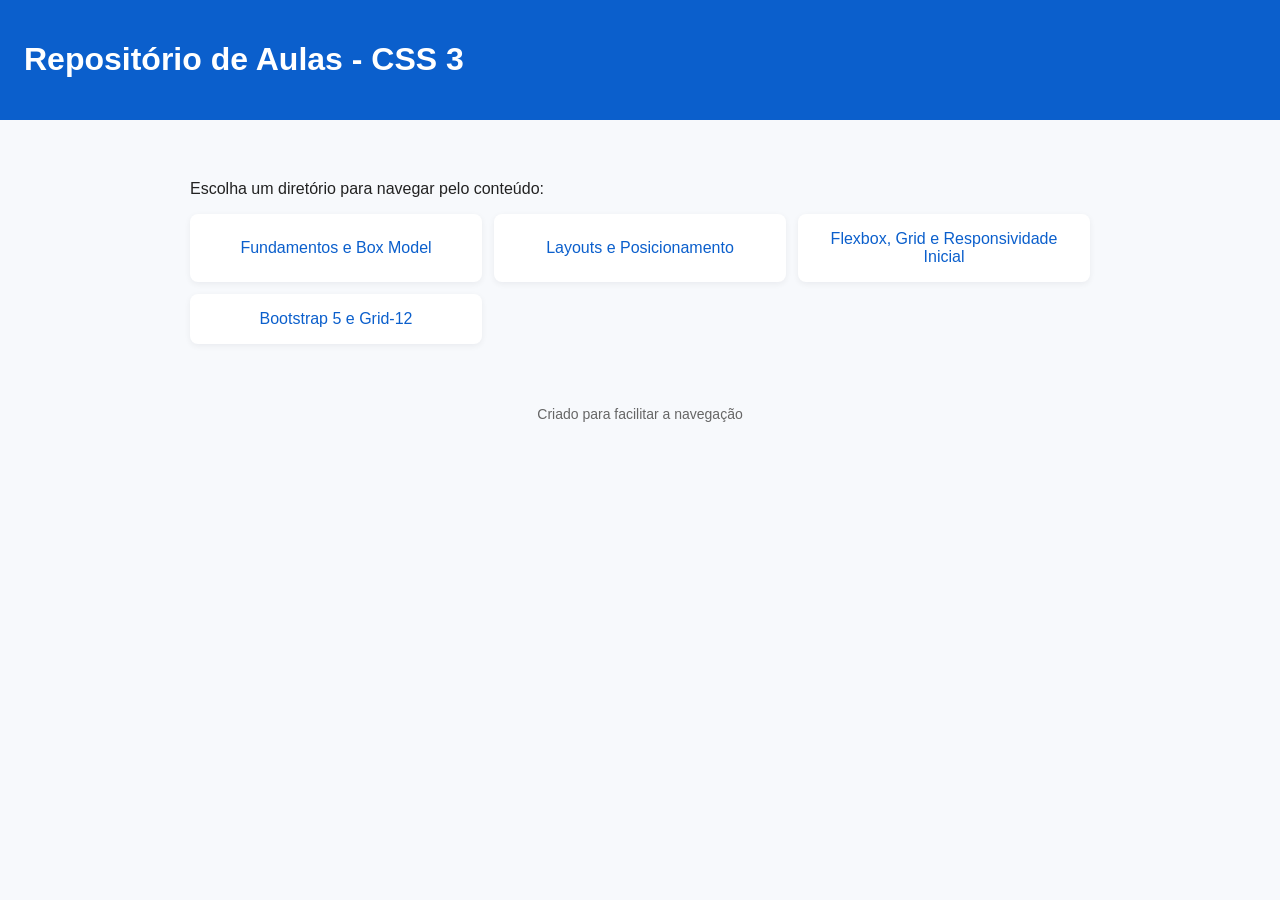
<file: index.html>
<!doctype html>
<html lang="pt-BR">

<head>
  <meta charset="utf-8">
  <meta name="viewport" content="width=device-width,initial-scale=1">
  <title>Página inicial - Aulas</title>
  <style>
    body {
      font-family: Arial, Helvetica, sans-serif;
      background: #f7f9fc;
      color: #222;
      margin: 0
    }

    header {
      background: #0b5fcc;
      color: #fff;
      padding: 20px 24px
    }

    main {
      padding: 24px;
      max-width: 900px;
      margin: 20px auto
    }

    .grid {
      display: grid;
      grid-template-columns: repeat(auto-fit, minmax(220px, 1fr));
      gap: 12px
    }

    a.card {
      display: block;
      padding: 16px;
      border-radius: 8px;
      background: #fff;
      color: #0b5fcc;
      text-decoration: none;
      box-shadow: 0 2px 6px rgba(10, 20, 40, 0.06);
      text-align: center;
      align-content: center;
    }

    a.card:hover {
      box-shadow: 0 6px 18px rgba(10, 20, 40, 0.12)
    }

    footer {
      padding: 18px 24px;
      text-align: center;
      color: #666;
      font-size: 14px
    }
  </style>
</head>

<body>
  <header>
    <h1>Repositório de Aulas - CSS 3</h1>
  </header>

  <main>

    <p>Escolha um diretório para navegar pelo conteúdo:</p>

    <section class="grid">
      <a class="card" href="Parte 1 (Fundamentos e Box Model)/">Fundamentos e Box Model</a>
      <a class="card" href="Parte 2 (Layouts e Posicionamento)/">Layouts e Posicionamento</a>
      <a class="card" href="Parte 3 (Flexbox, Grid e Responsividade Inicial)/">Flexbox, Grid e Responsividade Inicial</a>
      <a class="card" href="Parte 4 (Bootstrap 5 e Grid-12)/">Bootstrap 5 e Grid-12</a>
    </section>

  </main>

  <footer>
    Criado para facilitar a navegação
  </footer>
  
</body>

</html>
</file>
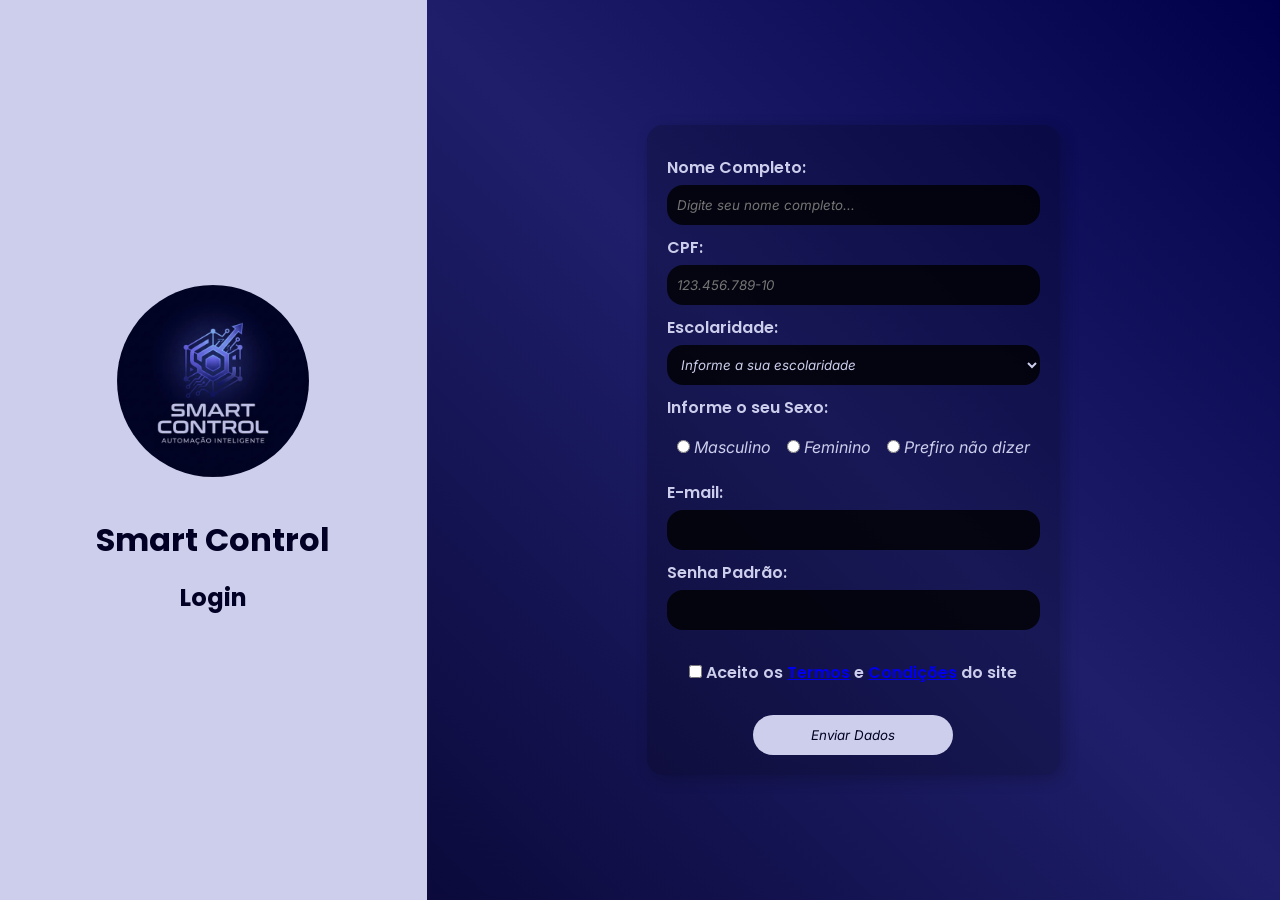
<file: Parte 1 (Fundamentos e Box Model)/index.html>
<!DOCTYPE html>
<html lang="pt-br">
<head>
    <meta charset="UTF-8">
    <meta name="viewport" content="width=device-width, initial-scale=1.0">
    <title>CSS3 - Parte 1 - Formularios</title>
    <link rel="stylesheet" href="assets/css/style.css">
    <!-- <link rel="preconnect" href="https://fonts.googleapis.com">
    <link rel="preconnect" href="https://fonts.gstatic.com" crossorigin>
    <link href="https://fonts.googleapis.com/css2?family=Inter:ital,opsz,wght@0,14..32,100..900;1,14..32,100..900&family=Poppins:ital,wght@0,100;0,200;0,300;0,400;0,500;0,600;0,700;0,800;0,900;1,100;1,200;1,300;1,400;1,500;1,600;1,700;1,800;1,900&display=swap" rel="stylesheet"> -->
</head>
<body>
    <main class="container">
        <div class="card" id="info-login">
            <img src="assets/images/logo.webp" alt="Logo Smart Control">
            <h1>Smart Control</h1>
            <h2>Login</h2>
        </div>
        <div class="card">
            <form method="post" id="form-login">
                <label for="nome_completo">Nome Completo:</label>
                <input type="text" name="nome_completo" id="nome_completo" placeholder="Digite seu nome completo..." required>

                <label for="cpf">CPF:</label>
                <input type="text" name="cpf" id="cpf" minlength="14" maxlength="14" title="Ex: 123.456.789-10" inputmode="numeric" pattern="\d{3}.\d{3}.\d{3}-\d{2}" oninput="this.value = this.value.replace(/[^\d.-]/g, '')" placeholder="123.456.789-10" required>

                <label for="escolaridade">Escolaridade:</label>
                <select name="escolaridade" id="escolaridade" required>
                    <option value="" selected hidden>Informe a sua escolaridade</option>
                    <option value="Ensino Fundamental Completo">Ensino Fundamental Completo</option>
                    <option value="Ensino Médio Completo">Ensino Médio Completo</option>
                    <option value="Ensino Superior Completo">Ensino Superior Completo</option>
                </select>

                <p>Informe o seu Sexo:</p>
                <div class="form-group" id="sexo">
                    <div class="form-opt">
                        <input type="radio" name="sexo" id="masculino" value="Masculino" required>
                        <label for="masculino">Masculino</label>
                    </div>
                    <div class="form-opt">
                        <input type="radio" name="sexo" id="feminino" value="Feminino">
                        <label for="feminino">Feminino</label>
                    </div>
                    <div class="form-opt">
                        <input type="radio" name="sexo" id="null" value="Prefiro não dizer">
                        <label for="null">Prefiro não dizer</label>
                    </div>
                </div>

                <label for="email">E-mail:</label>
                <input type="email" name="email" id="email" required>

                <label for="senha_padrao">Senha Padrão:</label>
                <input type="password" name="senha_padrao" id="senha_padrao" minlength="8" required>

                <div class="form-group" id="termos-e-condicoes">
                    <div class="form-opt">
                        <input type="checkbox" name="termos" id="termos" required>
                        <label for="termos">Aceito os <a href="#termos">Termos</a> e <a href="#condicoes">Condições</a> do site</label>
                    </div>
                </div>

                <input type="submit" value="Enviar Dados">
            </form>
        </div>
    </main>
</body>
</html>
</file>
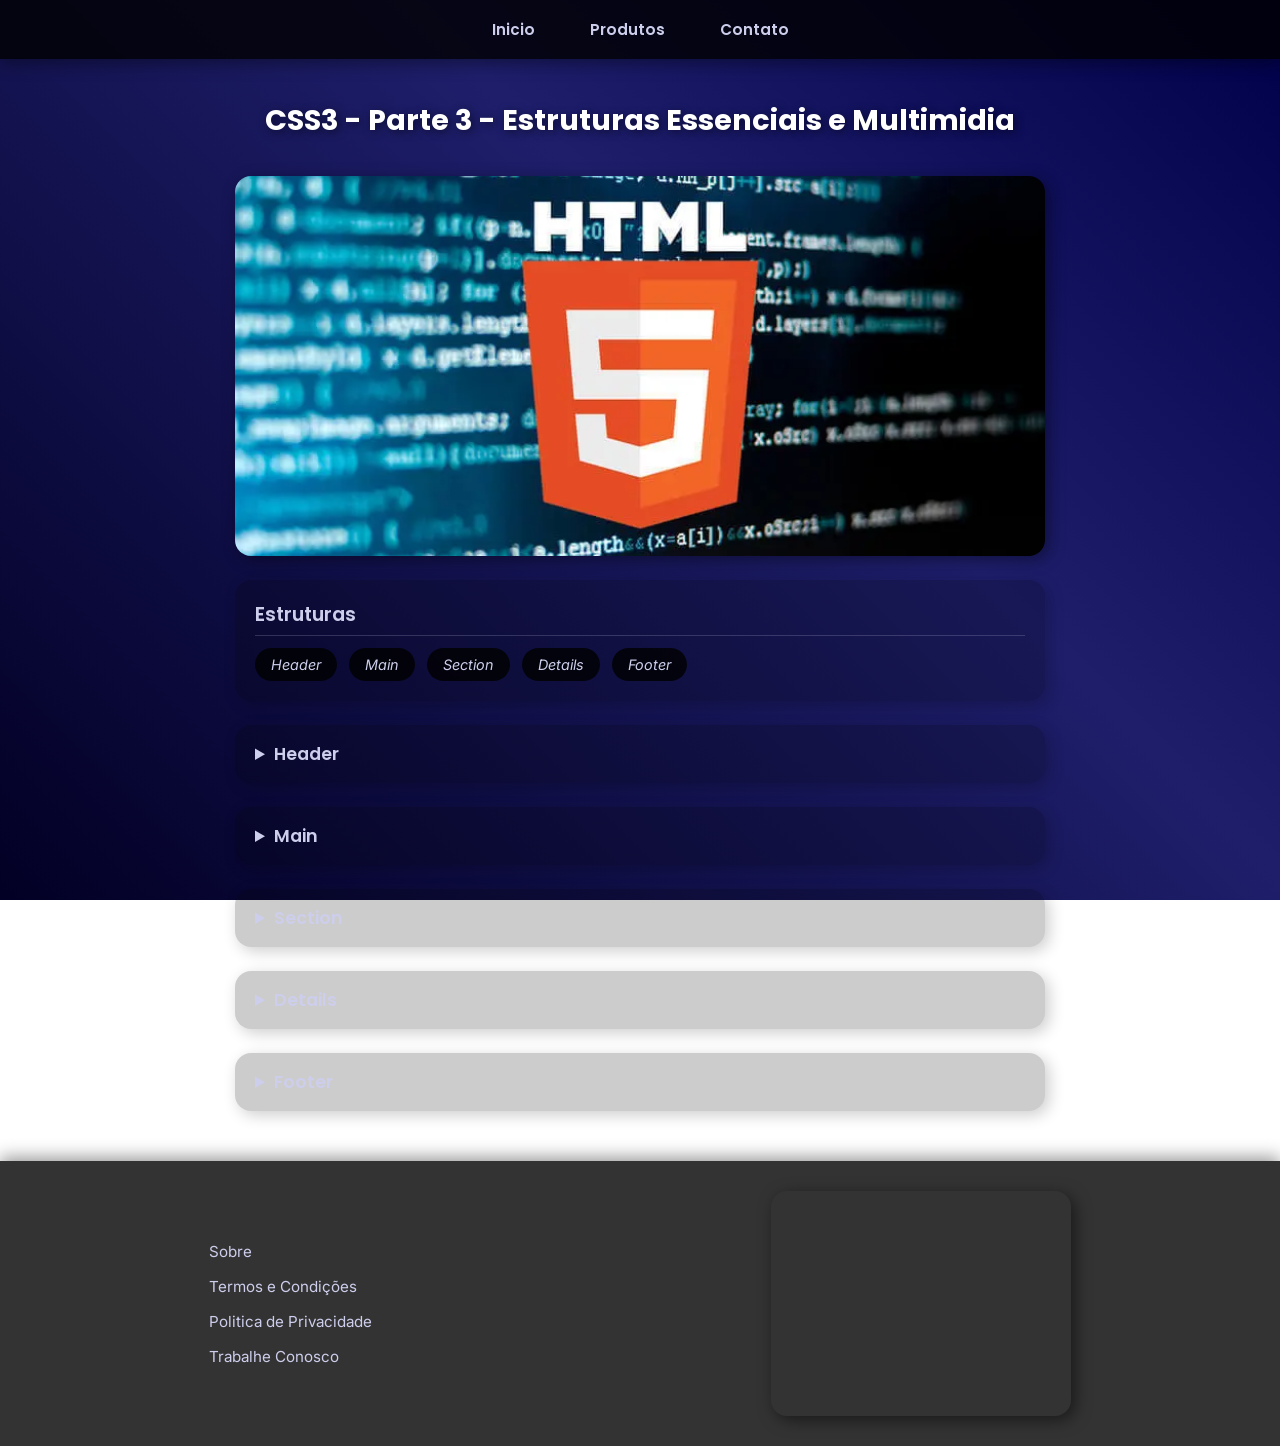
<file: Parte 3 (Flexbox, Grid e Responsividade Inicial)/index.html>
<!DOCTYPE html>
<html lang="pt-BR">
<head>
    <meta charset="UTF-8">
    <meta name="viewport" content="width=device-width, initial-scale=1.0">
    <title>CSS3 - Parte 3 - Estruturas Essenciais e Multimidia</title>
    <link rel="stylesheet" href="assets/css/style.css">
</head>
<body>
    <header>
        <nav class="navbar">
            <ul class="main-menu">
                <li><a href="#inicio">Inicio</a></li>
                <li><a href="#produtos">Produtos</a></li>
                <li><a href="#contato">Contato</a></li>
            </ul>
        </nav>
    </header>

    <main>
        <h1>CSS3 - Parte 3 - Estruturas Essenciais e Multimidia</h1>
        <img src="assets/images/html5.webp" alt="Logo HTML com Plano de Fundo de IDE">
        <section>
            <p>Estruturas</p>
            <ul>
                <li><a href="#header">Header</a></li>
                <li><a href="#main">Main</a></li>
                <li><a href="#section">Section</a></li>
                <li><a href="#details">Details</a></li>
                <li><a href="#footer">Footer</a></li>
            </ul>
        </section>
        <details>
            <summary>Header</summary>
            <p id="header">Define o cabeçalho principal da página ou de uma seção. Geralmente agrupa a logo do sistema e o menu principal.</p>
        </details>
        <details>
            <summary>Main</summary>
            <p id="main">Envolve o conteúdo principal e exclusivo de um documento. Só deve existir um elemento <main> por página.</p>
        </details>
        <details>
            <summary>Section</summary>
            <p id="section">Agrupa conteúdos que fazem parte de um mesmo tema ou assunto dentro da página.</p>
        </details>
        <details>
            <summary>Details</summary>
            <p id="details">É usada para criar um widget interativo que o usuário pode abrir e fechar. Por padrão, o widget está fechado. Quando aberto, ele se expande e exibe o conteúdo em seu interior.</p>
        </details>
        <details>
            <summary>Footer</summary>
            <p id="footer">Define o rodapé da página ou da seção, muito usado para direitos autorais, links secundários e contatos.</p>
        </details>
    </main>

    <footer>
        <nav>
            <li><a href="#sobre">Sobre</a></li>
            <li><a href="#termos-e-condicoes">Termos e Condições</a></li>
            <li><a href="#politica-de-privacidade">Politica de Privacidade</a></li>
            <li><a href="#trabalhe-conosco">Trabalhe Conosco</a></li>
        </nav>
        <iframe src="https://www.google.com/maps/embed?pb=!1m18!1m12!1m3!1d83846.61847549776!2d-43.348145962180276!3d-21.75966077304398!2m3!1f0!2f0!3f0!3m2!1i1024!2i768!4f13.1!3m3!1m2!1s0x989c917a68ac2b%3A0x6002ab99115a4764!2sMuseu%20Mariano%20Proc%C3%B3pio!5e0!3m2!1spt-BR!2sbr!4v1784832536001!5m2!1spt-BR!2sbr" width="300" height="225" style="border:0;" allowfullscreen="" loading="lazy" referrerpolicy="strict-origin-when-cross-origin"></iframe>
    </footer>
</body>
</html>
</file>
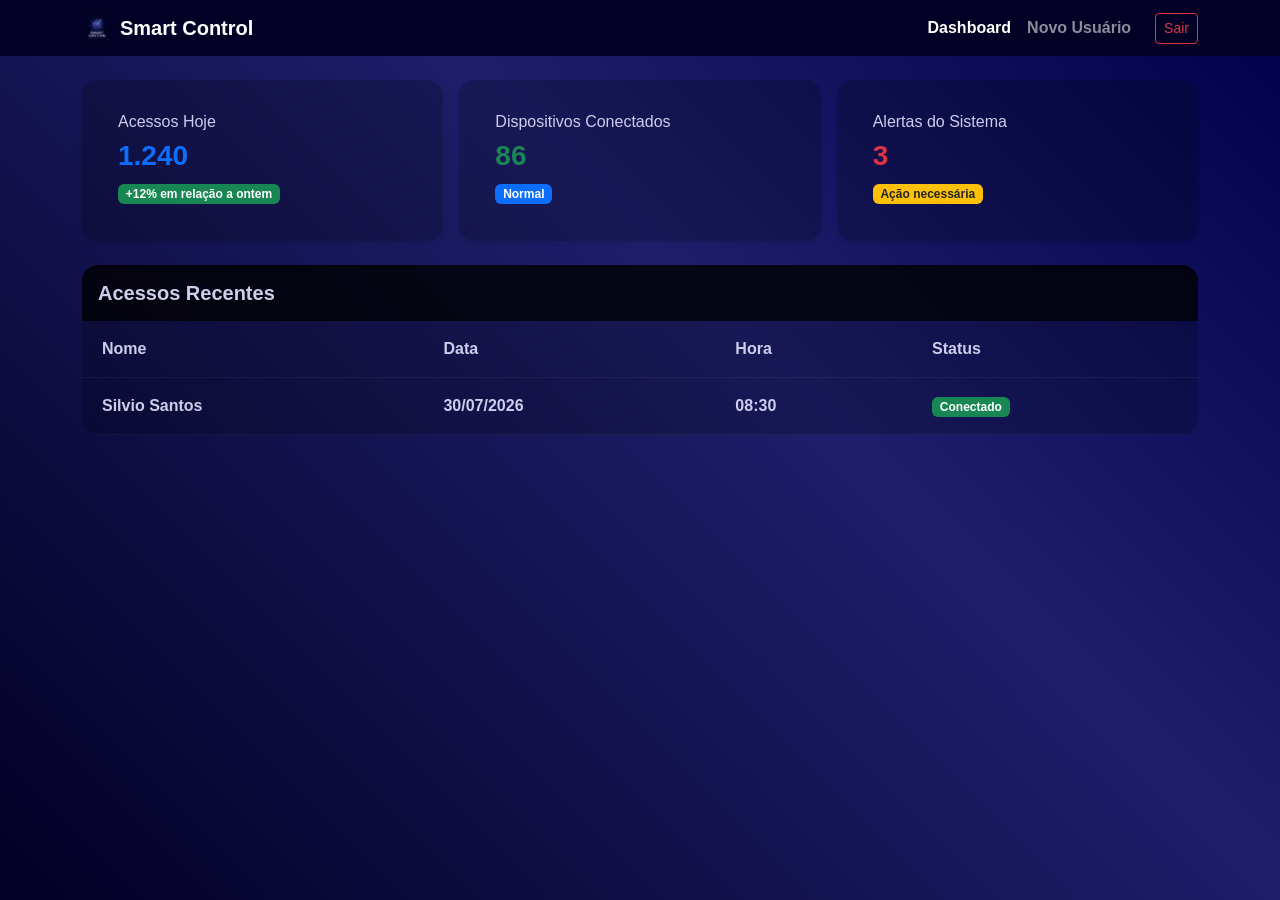
<file: Parte 4 (Bootstrap 5 e Grid-12)/index.html>
<!DOCTYPE html>
<html lang="pt-BR">
<head>
    <meta charset="UTF-8">
    <meta name="viewport" content="width=device-width, initial-scale=1.0">
    <title>Smart Control - Dashboard</title>
    <link href="https://cdn.jsdelivr.net/npm/bootstrap@5.3.3/dist/css/bootstrap.min.css" rel="stylesheet">
    <link rel="stylesheet" href="assets/css/style.css">
</head>
<body class="bg-light">

    <nav class="navbar navbar-expand-lg navbar-dark bg-dark sticky-top">
        <div class="container">
            <a class="navbar-brand d-flex align-items-center" href="#">
                <img src="assets/images/logo.webp" alt="Logo Smart Control" width="30" height="30" class="d-inline-block align-text-top me-2">
                Smart Control
            </a>
            <button class="navbar-toggler" type="button" data-bs-toggle="collapse" data-bs-target="#navbarNav">
                <span class="navbar-toggler-icon"></span>
            </button>
            <div class="collapse navbar-collapse" id="navbarNav">
                <ul class="navbar-nav ms-auto">
                    <li class="nav-item"><a class="nav-link active" href="dashboard.html">Dashboard</a></li>
                    <li class="nav-item"><a class="nav-link" href="cadastro.html">Novo Usuário</a></li>
                    <li class="nav-item">
                        <button class="btn btn-outline-danger btn-sm ms-lg-3" data-bs-toggle="modal" data-bs-target="#logoutModal">Sair</button>
                    </li>
                </ul>
            </div>
        </div>
    </nav>

    <main class="container my-4">
        <div class="row g-3 mb-4">
            <div class="col-12 col-md-6 col-lg-4">
                <div class="card border-0 shadow-sm">
                    <div class="card-body">
                        <h6 class="card-subtitle mb-2 text-muted">Acessos Hoje</h6>
                        <h3 class="card-title fw-bold text-primary">1.240</h3>
                        <span class="badge bg-success">+12% em relação a ontem</span>
                    </div>
                </div>
            </div>

            <div class="col-12 col-md-6 col-lg-4">
                <div class="card border-0 shadow-sm">
                    <div class="card-body">
                        <h6 class="card-subtitle mb-2 text-muted">Dispositivos Conectados</h6>
                        <h3 class="card-title fw-bold text-success">86</h3>
                        <span class="badge bg-primary">Normal</span>
                    </div>
                </div>
            </div>

            <div class="col-12 col-md-12 col-lg-4">
                <div class="card border-0 shadow-sm">
                    <div class="card-body">
                        <h6 class="card-subtitle mb-2 text-muted">Alertas do Sistema</h6>
                        <h3 class="card-title fw-bold text-danger">3</h3>
                        <span class="badge bg-warning text-dark">Ação necessária</span>
                    </div>
                </div>
            </div>
        </div>

        <div class="row">
            <div class="col-12">
                <!-- <div class="card border-0 shadow-sm"> -->
                    <div class="card-header p-3">
                        <h5 class="mb-0 fw-bold">Acessos Recentes</h5>
                    </div>
                    <div class="card-body p-0">
                        <div class="table-responsive">
                            <table class="table table-hover mb-0 align-middle">
                                <thead class="table-light">
                                    <tr>
                                        <th>Nome</th>
                                        <th>Data</th>
                                        <th>Hora</th>
                                        <th>Status</th>
                                    </tr>
                                </thead>
                                <tbody>
                                    <tr>
                                        <td>Silvio Santos</td>
                                        <td>30/07/2026</td>
                                        <td>08:30</td>
                                        <td><span class="badge bg-success">Conectado</span></td>
                                    </tr>
                                </tbody>
                            </table>
                        </div>
                    </div>
                <!-- </div> -->
            </div>
        </div>
    </main>

    <div class="modal fade" id="logoutModal" tabindex="-1" aria-hidden="true">
        <div class="modal-dialog modal-dialog-centered">
            <div class="modal-content">
                <div class="modal-header">
                    <h5 class="modal-title fw-bold">Encerrar Sessão</h5>
                    <button type="button" class="btn-close" data-bs-dismiss="modal" aria-label="Fechar"></button>
                </div>
                <div class="modal-body">
                    Tem certeza de que deseja sair do sistema Smart Control?
                </div>
                <div class="modal-footer">
                    <button type="button" class="btn btn-secondary" data-bs-dismiss="modal">Cancelar</button>
                    <a href="index.html" class="btn btn-danger">Sair</a>
                </div>
            </div>
        </div>
    </div>

    <script src="https://cdn.jsdelivr.net/npm/bootstrap@5.3.3/dist/js/bootstrap.bundle.min.js"></script>
</body>
</html>
</file>
<file: Parte 1 (Fundamentos e Box Model)/assets/css/style.css>
@import url('https://fonts.googleapis.com/css2?family=Inter:ital,opsz,wght@0,14..32,100..900;1,14..32,100..900&family=Poppins:ital,wght@0,100;0,200;0,300;0,400;0,500;0,600;0,700;0,800;0,900;1,100;1,200;1,300;1,400;1,500;1,600;1,700;1,800;1,900&display=swap');

* {
    margin: 0;
    padding: 0;
    box-sizing: border-box;
}

:root {
    --bg-color: #020024;
    --gradient-60-color: #1e1e6b;
    --gradient-100-color: #00004a;
    --text-color: #CDCEEC;
    --black-transparent: rgba(0, 0, 0, 0.8);
    --black-transparent-2: rgba(0, 0, 0, 0.2);
}

body {
    background: var(--bg-color);
    background: linear-gradient(45deg, var(--bg-color) 0%, var(--gradient-60-color) 60%, var(--gradient-100-color) 100%);
    background-repeat: no-repeat;
    background-attachment: fixed;
    color: var(--text-color);
    font-family: "Poppins", "sans-serif";
    font-optical-sizing: auto;
    font-weight: 600;
    font-style: normal;
}

.container {
    height: 100dvh;
    display: grid;
    grid-template-columns: 0.5fr 1fr;
}

.card {
    margin: auto;
}

#info-login {
    background-color: var(--text-color);
    color: var(--bg-color);
    width: 100%;
    height: 100%;
    text-align: center;
    align-content: center;
}

#info-login img {
    border-radius: 50%; width: 15vw;
}

#info-login * {
    margin: 16px 0;
}

#form-login {
    margin: 16px 0;
    display: flex;
    flex-direction: column;
    justify-content: center;
    background-color: var(--black-transparent-2);
    padding: 20px;
    border-radius: 16px;
    box-shadow: 4px 4px 16px 0px rgba(0, 0, 0, 0.20);;
}

#form-login label, #form-login p{
    margin: 10px 0 5px;
}

#form-login input[type="submit"], #form-login input[type="text"], #form-login input[type="email"], #form-login input[type="password"], #form-login select {
    height: 40px;
    background-color: rgba(0, 0, 0, 0.8);
    border-radius: 16px;
    min-width: 200px;
    border: none;
    padding: 10px;
    color: var(--text-color);
    font-family: 'Inter', 'sans-serif';
    font-weight: 400;
    font-style: italic;
    font-optical-sizing: auto;
}

#form-login input[type="submit"]{
    width: 100px;
    border-radius: 20px;
    align-self: center;
    background-color: var(--text-color);
    color: var(--bg-color);
    transition: all 0.3s ease-in-out;
}

input, select {
    transition: all 0.3s ease-in-out;
}

input:hover, select:hover {
    transform: scale(1.02);
}

#form-login input[type="submit"]:hover{
    transform: scale(1.05);
    opacity: 50%;
}

.form-group {
    display: flex;
    gap: 16px;
    border-radius: 16px;
    border: none;
    padding: 10px;
    color: var(--text-color)
}

#sexo label {
    font-family: 'Inter', 'sans-serif';
    font-weight: 400;
    font-style: italic;
    font-optical-sizing: auto;
}

#termos-e-condicoes {
    align-self: center;
    margin: 20px 0;
}

@media (max-width: 768px) {
    .container{
        grid-template-columns: none;
        grid-template-rows: 0fr 1fr;
    }

    #info-login{
        display: flex;
        align-items: center;
        justify-content: center;
        padding: 18px 20px;
    }

    #info-login * {
        margin: 0 16px;
    }
}

@media (max-width: 1024px) {
    .container{
        grid-template-columns: none;
        grid-template-rows: 0fr 1fr;
    }

    #info-login{
        display: flex;
        align-items: center;
        justify-content: center;
        padding: 18px 20px;
    }

    #info-login * {
        margin: 0 16px;
    }
}
</file>
<file: Parte 3 (Flexbox, Grid e Responsividade Inicial)/assets/css/style.css>
@import url('https://fonts.googleapis.com/css2?family=Inter:ital,opsz,wght@0,14..32,100..900;1,14..32,100..900&family=Poppins:ital,wght@0,100;0,200;0,300;0,400;0,500;0,600;0,700;0,800;0,900;1,100;1,200;1,300;1,400;1,500;1,600;1,700;1,800;1,900&display=swap');

* {
    margin: 0;
    padding: 0;
    box-sizing: border-box;
}

:root {
    --bg-color: #020024;
    --gradient-60-color: #1e1e6b;
    --gradient-100-color: #00004a;
    --text-color: #CDCEEC;
    --black-transparent: rgba(0, 0, 0, 0.8);
    --black-transparent-2: rgba(0, 0, 0, 0.2);
    --hover-bg: rgba(205, 206, 236, 0.15);
}

body {
    background: var(--bg-color);
    background: linear-gradient(45deg, var(--bg-color) 0%, var(--gradient-60-color) 60%, var(--gradient-100-color) 100%);
    background-repeat: no-repeat;
    background-attachment: fixed;
    color: var(--text-color);
    font-family: "Poppins", sans-serif;
    font-optical-sizing: auto;
    font-weight: 600;
    font-style: normal;
}

/* ==========================================================
   HEADER & NAVEGAÇÃO SUPERIOR
   ========================================================== */
header {
    width: 100%;
    background-color: var(--black-transparent);
    box-shadow: 0px 4px 16px rgba(0, 0, 0, 0.4);
    position: sticky;
    top: 0;
    z-index: 1000;
}

.navbar {
    margin: 0 auto;
    padding: 8px 20px;
}

.main-menu {
    list-style: none;
    display: flex;
    justify-content: center;
    align-items: center;
    gap: 15px;
}

.main-menu > li {
    position: relative;
}

.main-menu a {
    display: block;
    padding: 10px 20px;
    color: var(--text-color);
    text-decoration: none;
    font-family: "Poppins", sans-serif;
    font-size: 0.95rem;
    transition: all 0.3s ease-in-out;
    border-radius: 8px;
}

.main-menu a:hover {
    background-color: var(--hover-bg);
    transform: scale(1.05);
    color: #ffffff;
}

/* ==========================================================
   CONTEÚDO PRINCIPAL (MAIN)
   ========================================================== */
main {
    max-width: 850px;
    margin: 40px auto;
    padding: 0 20px;
    width: 100%;
    display: flex;
    flex-direction: column;
    gap: 24px;
}

main h1 {
    text-align: center;
    font-size: 1.8rem;
    margin-bottom: 10px;
    color: #ffffff;
    text-shadow: 2px 2px 8px rgba(0, 0, 0, 0.5);
}

/* Imagem Principal da Página */
main > img {
    width: 100%;
    max-height: 380px;
    object-fit: cover;
    border-radius: 16px;
    box-shadow: 4px 4px 16px 0px rgba(0, 0, 0, 0.4);
    transition: all 0.3s ease-in-out;
}

main > img:hover {
    transform: scale(1.01);
}

/* Seção de Atalhos/Estruturas */
main section {
    background-color: var(--black-transparent-2);
    padding: 20px;
    border-radius: 16px;
    box-shadow: 4px 4px 16px 0px rgba(0, 0, 0, 0.20);
}

main section p {
    font-size: 1.2rem;
    margin-bottom: 12px;
    border-bottom: 1px solid rgba(205, 206, 236, 0.2);
    padding-bottom: 6px;
}

main section ul {
    list-style: none;
    display: flex;
    flex-wrap: wrap;
    gap: 12px;
}

main section ul li a {
    display: inline-block;
    padding: 8px 16px;
    background-color: var(--black-transparent);
    color: var(--text-color);
    text-decoration: none;
    border-radius: 20px;
    font-family: 'Inter', sans-serif;
    font-weight: 400;
    font-style: italic;
    font-size: 0.9rem;
    transition: all 0.3s ease-in-out;
}

main section ul li a:hover {
    transform: scale(1.05);
    background-color: var(--text-color);
    color: var(--bg-color);
}

/* ==========================================================
   ELEMENTOS DETAILS / SUMMARY (Acordeões interativos)
   ========================================================== */
details {
    background-color: var(--black-transparent-2);
    border-radius: 16px;
    box-shadow: 4px 4px 16px 0px rgba(0, 0, 0, 0.20);
    padding: 16px 20px;
    transition: all 0.3s ease-in-out;
    cursor: pointer;
}

details:hover {
    transform: scale(1.01);
    background-color: rgba(0, 0, 0, 0.3);
}

summary {
    font-size: 1.1rem;
    font-weight: 600;
    color: var(--text-color);
    outline: none;
}

details p {
    margin-top: 12px;
    padding-top: 12px;
    border-top: 1px solid rgba(255, 255, 255, 0.08);
    font-family: 'Inter', sans-serif;
    font-weight: 400;
    font-style: italic;
    line-height: 1.5;
    color: #e0e1f7;
}

/* ==========================================================
   RODAPÉ (FOOTER E MAPA)
   ========================================================== */
footer {
    background-color: var(--black-transparent);
    margin-top: 50px;
    padding: 30px 20px;
    display: flex;
    flex-wrap: wrap;
    justify-content: space-around;
    align-items: center;
    gap: 20px;
    box-shadow: 0px -4px 16px rgba(0, 0, 0, 0.4);
}

footer nav {
    list-style: none;
    display: flex;
    flex-direction: column;
    gap: 10px;
}

footer nav li a {
    color: var(--text-color);
    text-decoration: none;
    font-family: 'Inter', sans-serif;
    font-weight: 400;
    font-size: 0.95rem;
    transition: all 0.3s ease-in-out;
}

footer nav li a:hover {
    color: #ffffff;
    padding-left: 6px;
}

/* Mapa iFrame Estilizado */
footer iframe {
    border-radius: 16px !important;
    box-shadow: 4px 4px 16px 0px rgba(0, 0, 0, 0.5);
    transition: all 0.3s ease-in-out;
}

footer iframe:hover {
    transform: scale(1.02);
}
</file>
<file: Parte 4 (Bootstrap 5 e Grid-12)/assets/css/style.css>
:root {
    --primary-color: #10b981;
    --bg-color: #020024;
    --gradient-60-color: #1e1e6b;
    --gradient-100-color: #00004a;
    --text-color: #CDCEEC;
    --black-transparent: rgba(0, 0, 0, 0.8);
    --black-transparent-2: rgba(0, 0, 0, 0.2);
    --hover-bg: rgba(205, 206, 236, 0.15);
}

body {
    background: var(--bg-color);
    background: linear-gradient(45deg, var(--bg-color) 0%, var(--gradient-60-color) 60%, var(--gradient-100-color) 100%);
    background-repeat: no-repeat;
    background-attachment: fixed;
    color: var(--text-color);
    font-family: "Poppins", sans-serif;
    font-optical-sizing: auto;
    font-weight: 600;
    font-style: normal;
    min-height: 100vh;
}

.navbar-dark.bg-dark {
    background-color: var(--bg-color) !important;
}

.navbar-nav {
    align-items: center;
}

.btn-primary {
    background-color: var(--primary-color) !important;
    border-color: var(--primary-color) !important;
}

.btn-primary:hover {
    background-color: #059669 !important;
}

.card {
    transition: transform 0.2s ease, box-shadow 0.2s ease;
    background-color: var(--black-transparent-2);
    padding: 20px;
    border-radius: 16px;
    box-shadow: 4px 4px 16px 0px rgba(0, 0, 0, 0.20);
}

.card:hover {
    transform: translateY(-2px);
    box-shadow: 0 0.5rem 1rem rgba(0, 0, 0, 0.15) !important;
}

.card-subtitle{
    color: var(--text-color) !important;
}

.card-header{
    background-color: var(--black-transparent);
    color: var(--text-color);
    border-radius: 16px 16px 0 0 !important;
}

table {
    width: 100%;
    border-collapse: separate;
    border-spacing: 0;
    border-radius: 0 0 16px 16px;
    overflow: hidden;
}

.table>:not(caption)>*>*{
    background-color: var(--black-transparent-2);
    color: var(--text-color);
    border-bottom: 1px solid rgba(255, 255, 255, 0.05);
}

th, td {
    padding: 16px 20px !important;
    text-align: left !important;
}

.modal-content {
    background-color: var(--black-transparent);
    color: var(--text-color);
}

.modal-content > * {
    border: none;
}
</file>
